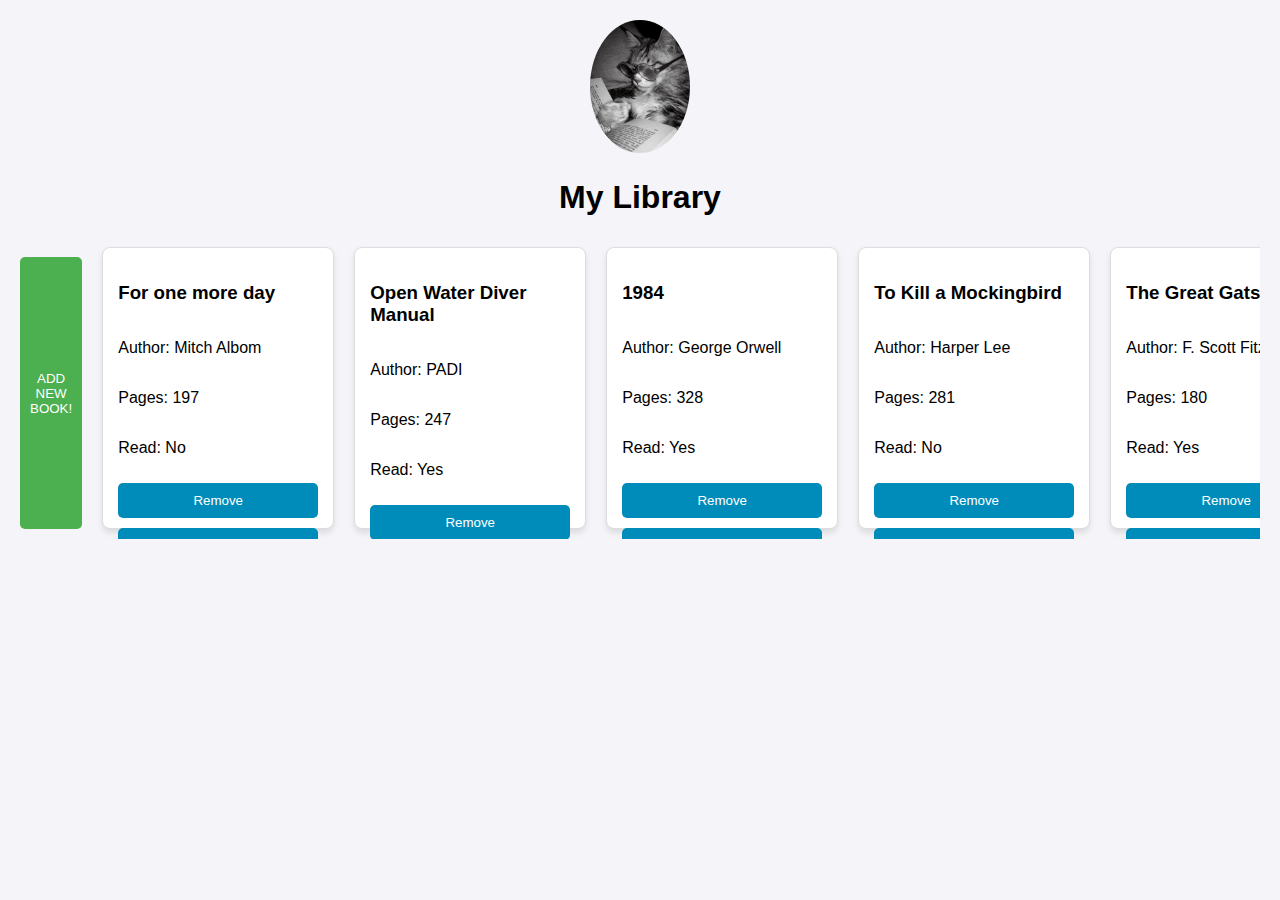
<file: index.html>
<!DOCTYPE html>
<html lang="en">
<head>
    <meta charset="UTF-8">
    <meta name="viewport" content="width=device-width, initial-scale=1.0">
    <title>Library</title>
    <link rel="stylesheet" href="style.css">
</head>
<body>
    <div id="library">
        <div class="header">
            <img id="header-icon" src="../library/assets/image/0084ce9d4e75ac0725816da10f42c2f8.jpg">
            <h1>My Library</h1>
        </div>
    </div>
    <div class="shelf"><button id="newBookButton">ADD NEW BOOK!</button></div>

    <dialog id="bookFormDialog">
        <form id="bookForm">
            <label for="title">Title:</label>
            <input type="text" id="title" name="title" required><br>
            <label for="author">Author:</label>
            <input type="text" id="author" name="author" required><br>
            <label for="pages">Number of Pages:</label>
            <input type="number" id="pages" name="pages" required><br>
            <label for="read">Read:</label>
            <input type="checkbox" id="read" name="read"><br>
            <button type="submit">Add Book</button>
        </form>
    </dialog>
    <script src="script.js"></script>
</body>
</html>
</file>
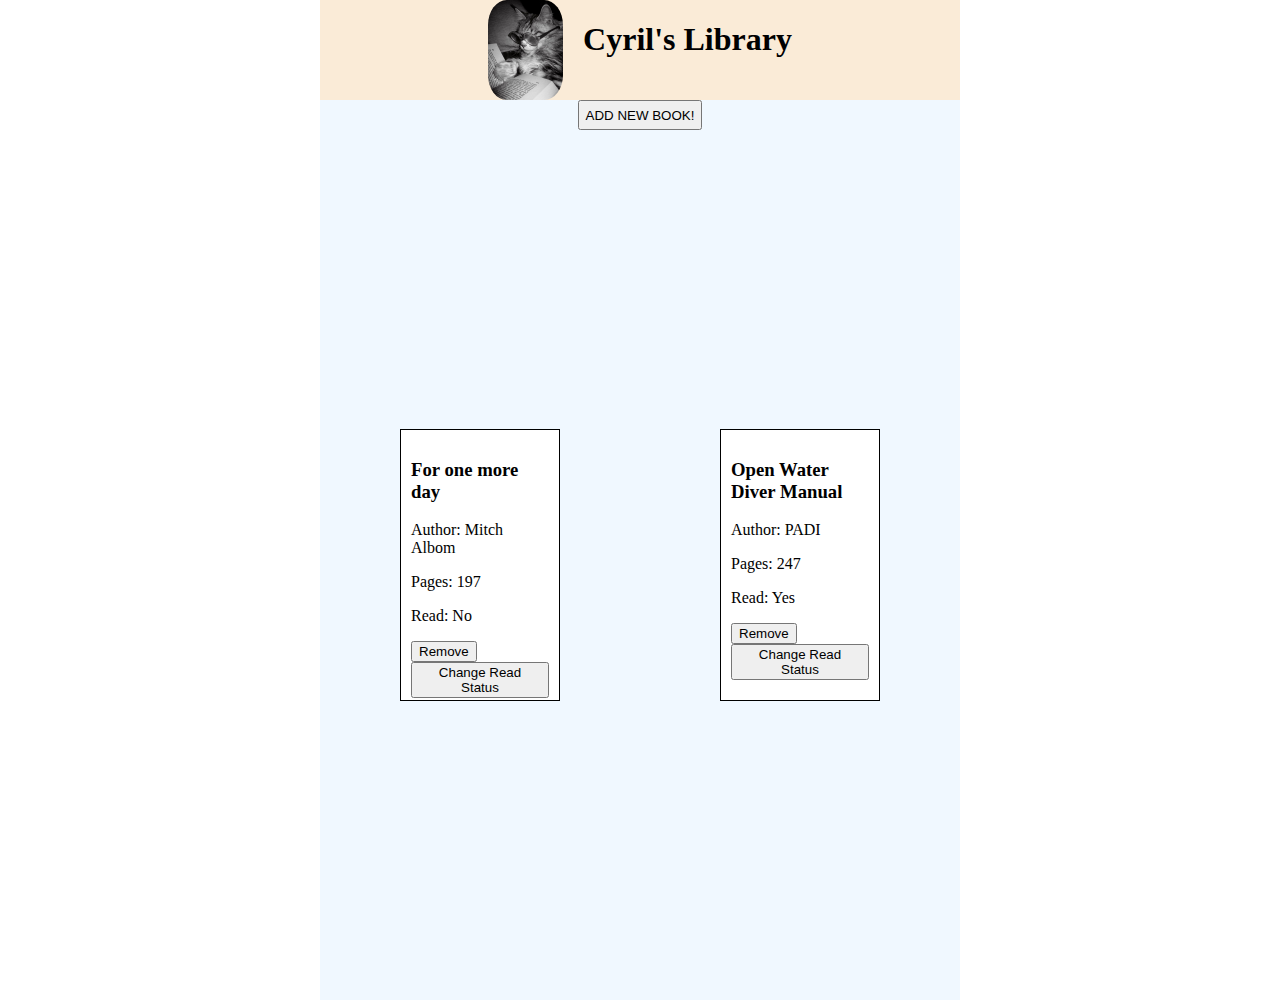
<file: library/index.html>
<!DOCTYPE html>
<html lang="en">
<head>
    <meta charset="UTF-8">
    <meta name="viewport" content="width=device-width, initial-scale=1.0">
    <title>Library</title>
    <link rel="stylesheet" href="style.css">
</head>
<body>
    <div id="library">
        <div class="header">
            <img id="header-icon" src="../library/assets/image/0084ce9d4e75ac0725816da10f42c2f8.jpg">
            <h1>Cyril's Library</h1>
        </div>
    </div>
    <div class="shelf"><button id="newBookButton">ADD NEW BOOK!</button></div>

    <dialog id="bookFormDialog">
        <form id="bookForm">
            <label for="title">Title:</label>
            <input type="text" id="title" name="title" required><br>
            <label for="author">Author:</label>
            <input type="text" id="author" name="author" required><br>
            <label for="pages">Number of Pages:</label>
            <input type="number" id="pages" name="pages" required><br>
            <label for="read">Read:</label>
            <input type="checkbox" id="read" name="read"><br>
            <button type="submit">Add Book</button>
        </form>
    </dialog>
    <script src="script.js"></script>
</body>
</html>
</file>
<file: style.css>
body {
    font-family: Arial, sans-serif;
    background-color: #f4f4f9;
    margin: 0;
    padding: 20px;
  }
  
  .header {
    text-align: center;
    margin-bottom: 20px;
  }
  
  .header img {
    width: 100px;
    border-radius: 50%;
  }
  
.shelf {
    display: flex;
    overflow-x: auto;
    gap: 20px;
    padding: 10px 0;
  }
  
  .book-card {
    background-color: #fff;
    border: 1px solid #ddd;
    border-radius: 8px;
    box-shadow: 0 4px 6px rgba(0, 0, 0, 0.1);
    padding: 15px;
    width: 200px;
    display: flex;
    flex-direction: column;
    justify-content: space-between;
    height: 250px;
    flex: 0 0 auto; /* Prevent shrinking */
    transition: transform 0.2s;
  }
  
  .book-card:hover {
    transform: scale(1.05);
  }
  
  button {
    background-color: #008cba;
    color: white;
    border: none;
    border-radius: 5px;
    padding: 10px;
    cursor: pointer;
    margin-top: 10px;
  }
  
  button:hover {
    background-color: #005f6a;
  }
  
  #newBookButton {
    background-color: #4CAF50;
  }
  
  #newBookButton:hover {
    background-color: #45a049;
  }
</file>
<file: library/style.css>
body {
    margin: 0;
    margin-left: 25vw;
    margin-right: 25vw;
}



.header {
    display: flex;
    background-color: antiquewhite;
    justify-content: center;
    gap: 20px;
}

#header-icon {
    height: 100px;
    width: auto;
    border-radius: 25%;
}

.shelf {
    background-color: aliceblue;
    height: 100vh;
    display: grid;
    grid-template-columns: 1fr 1fr;
}

.book-card {
    border: 1px solid #000;
    padding: 10px;
    margin-left: 80px;
    margin-right: 80px;
    background-color: white;
    height: 250px;

}

#newBookButton {
    grid-column: 1 / 3;
    justify-self: center;
    height: 30px
}
</file>
